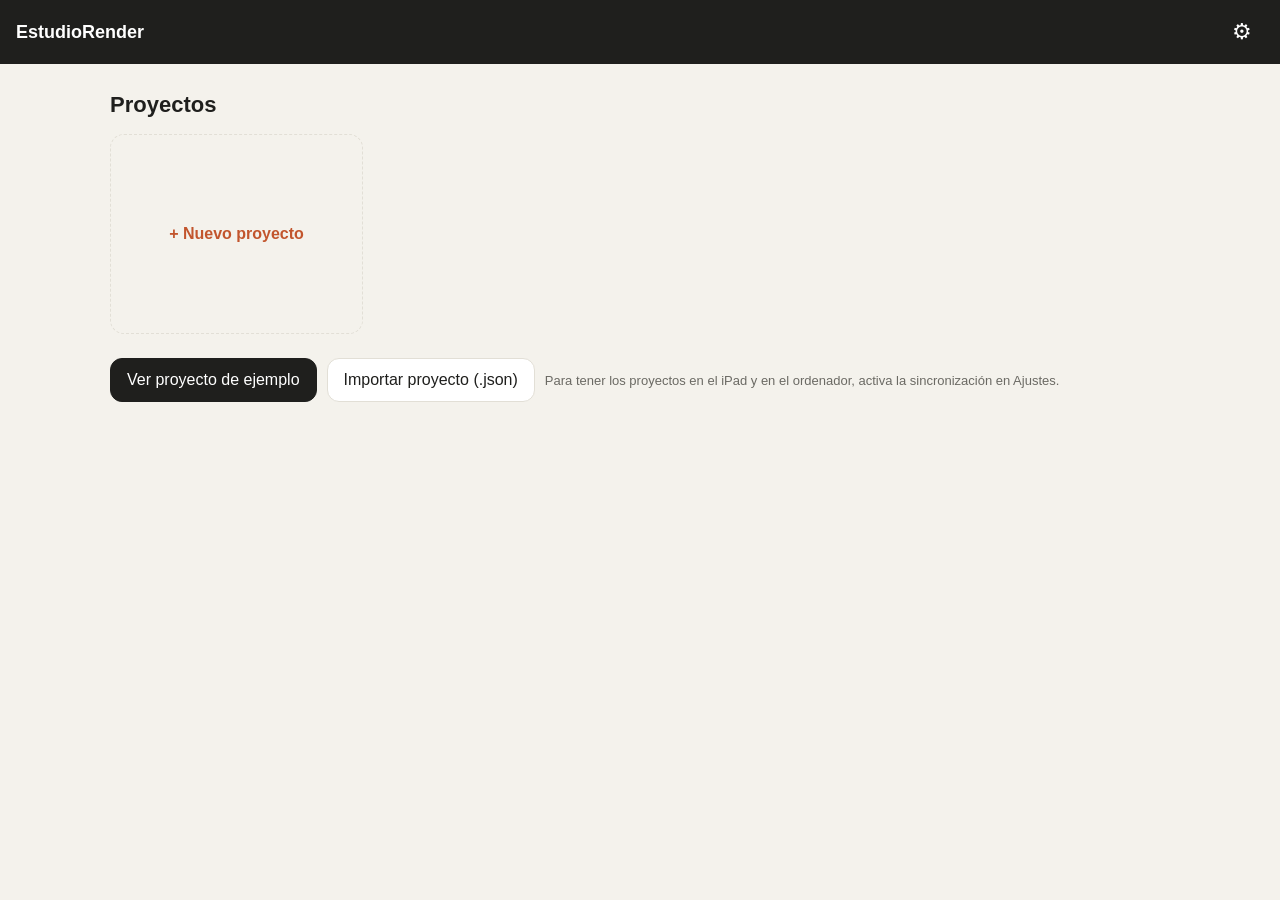
<file: index.html>
<!DOCTYPE html>
<html lang="es">
<head>
  <meta charset="utf-8">
  <meta name="viewport" content="width=device-width, initial-scale=1, viewport-fit=cover, user-scalable=no">
  <title>EstudioRender</title>
  <meta name="theme-color" content="#1f1f1d">
  <meta name="apple-mobile-web-app-capable" content="yes">
  <meta name="apple-mobile-web-app-status-bar-style" content="black-translucent">
  <meta name="apple-mobile-web-app-title" content="EstudioRender">
  <link rel="manifest" href="manifest.webmanifest">
  <link rel="icon" href="icons/icon-192.png">
  <link rel="apple-touch-icon" href="icons/icon-192.png">
  <link rel="stylesheet" href="css/app.css">
</head>
<body>
  <header class="topbar">
    <button class="icon-btn" id="btn-back" aria-label="Volver" hidden>&#8592;</button>
    <h1 id="title">EstudioRender</h1>
    <nav class="tabs" id="tabs" hidden>
      <button data-tab="ficha">Ficha</button>
      <button data-tab="plano">Plano</button>
      <button data-tab="render">Renders</button>
      <button data-tab="video">Cliente</button>
    </nav>
    <span class="save-state" id="save-state" hidden></span>
    <button class="save-btn" id="btn-save" hidden>Guardar</button>
    <button class="icon-btn" id="btn-settings" aria-label="Ajustes">&#9881;</button>
  </header>
  <main id="view"></main>
  <div id="toast" class="toast" hidden></div>
  <dialog id="dialog"></dialog>
  <script type="module" src="js/app.js"></script>
</body>
</html>
</file>
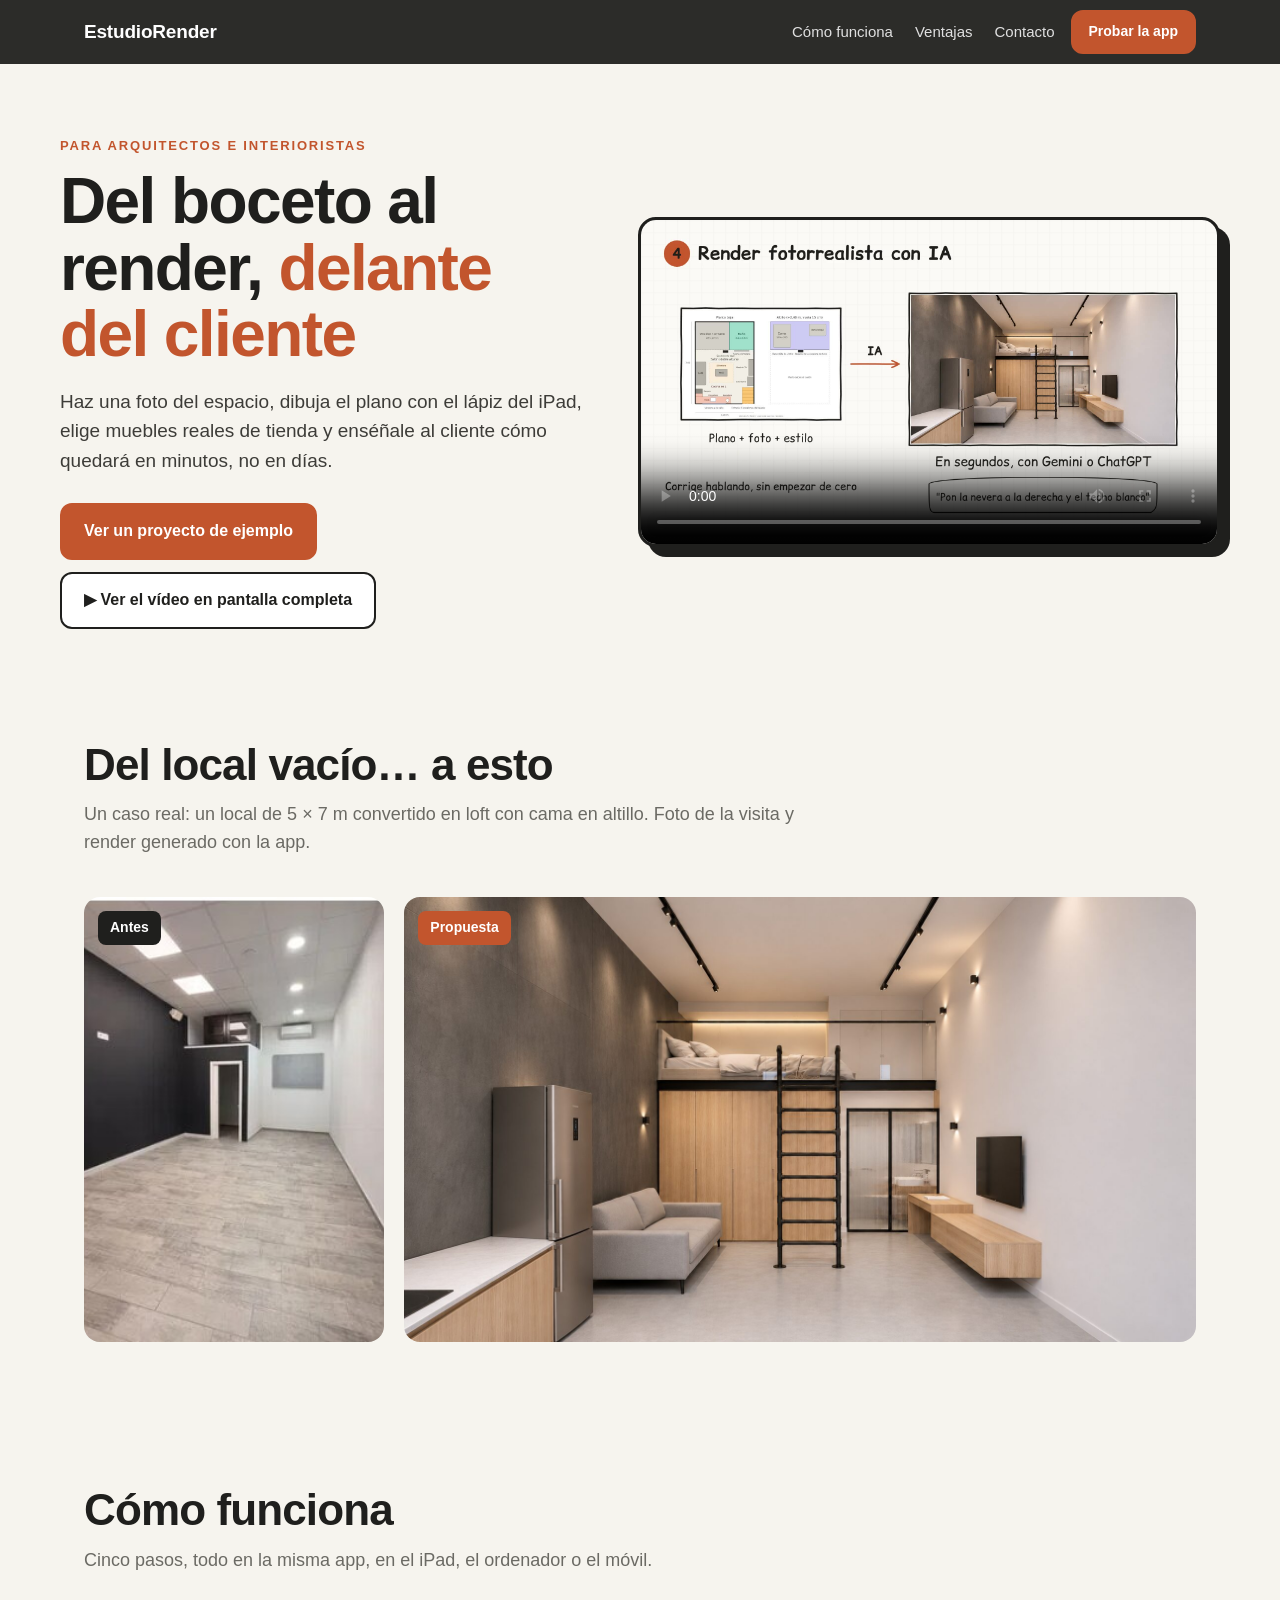
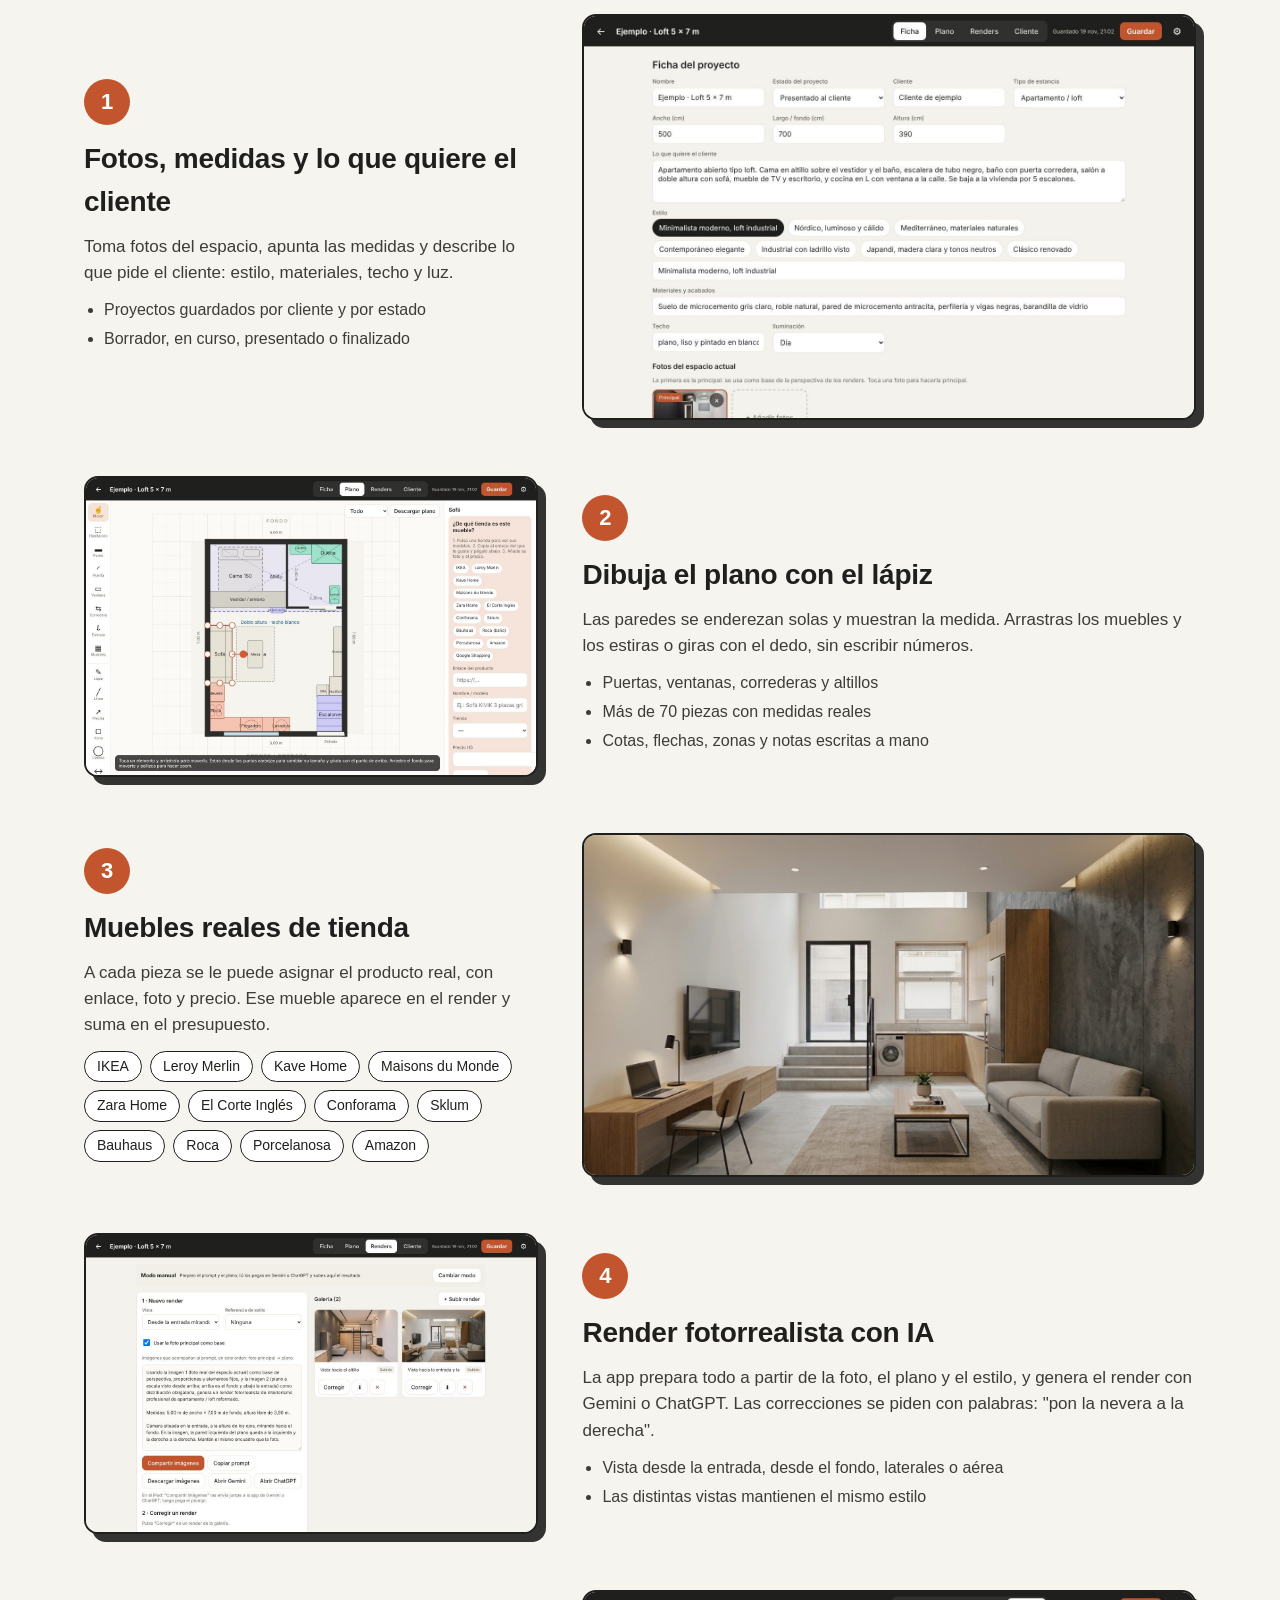
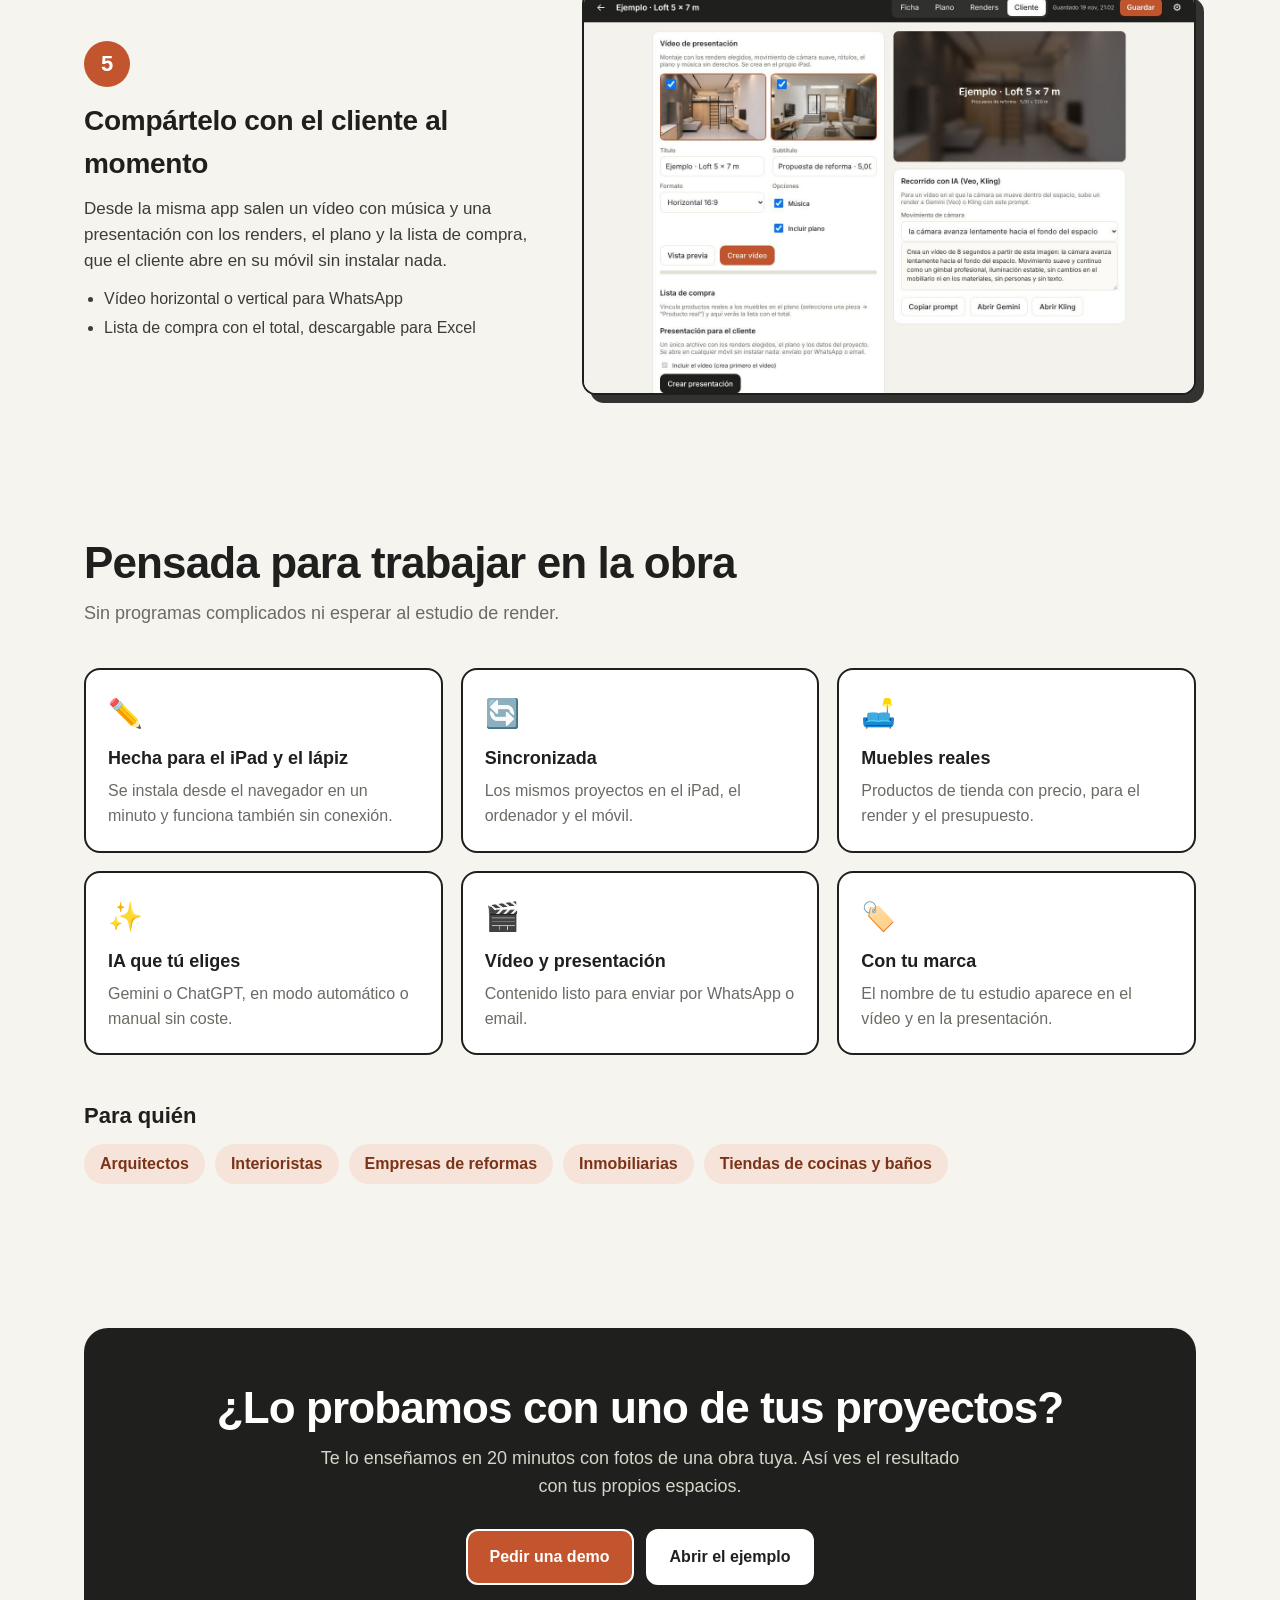
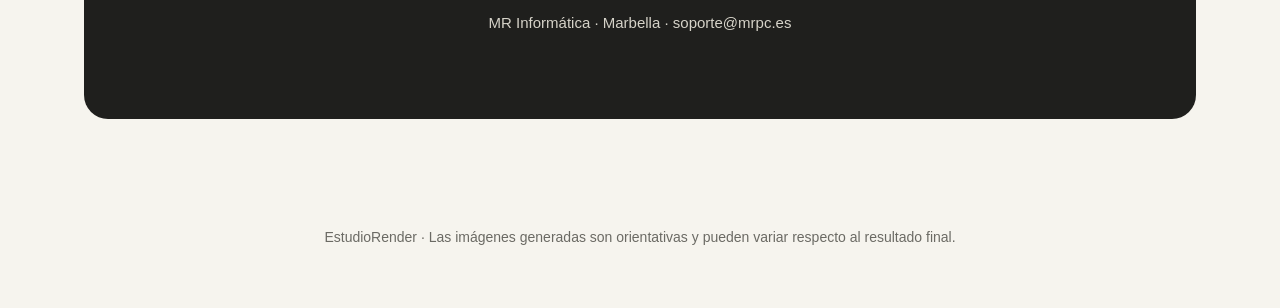
<file: demo/index.html>
<!DOCTYPE html>
<html lang="es">
<head>
<meta charset="utf-8">
<meta name="viewport" content="width=device-width, initial-scale=1">
<title>EstudioRender · Del boceto al render, delante del cliente</title>
<meta name="description" content="App para arquitectos e interioristas: plano con el lápiz, muebles reales de tienda, renders fotorrealistas con IA y presentación para el cliente en minutos.">
<meta property="og:title" content="EstudioRender · Del boceto al render, delante del cliente">
<meta property="og:description" content="Plano con el lápiz, muebles reales, renders con IA y presentación para tu cliente, en la propia obra.">
<meta property="og:image" content="render-altillo.jpg">
<link rel="icon" href="../icons/icon-192.png">
<style>
:root { --ink:#1f1f1d; --muted:#6b6a64; --paper:#f6f4ee; --line:#e2dfd6; --accent:#c2552d; --soft:#f6e3da; }
* { box-sizing: border-box; }
html { scroll-behavior: smooth; }
body { margin: 0; font-family: -apple-system, "SF Pro Text", "Segoe UI", Roboto, sans-serif; color: var(--ink); background: var(--paper); line-height: 1.55; }
a { color: inherit; }
.wrap { max-width: 1160px; margin: 0 auto; padding: 0 24px; }
header { position: sticky; top: 0; z-index: 10; background: rgba(31,31,29,.94); color: #fff; backdrop-filter: blur(6px); }
header .wrap { display: flex; align-items: center; gap: 16px; height: 64px; }
header b { font-size: 19px; letter-spacing: -.01em; }
header nav { margin-left: auto; display: flex; gap: 22px; font-size: 15px; }
header nav a { text-decoration: none; opacity: .85; }
.btn { display: inline-flex; align-items: center; justify-content: center; gap: 8px; padding: 14px 22px; border-radius: 12px; font-weight: 600; text-decoration: none; border: 2px solid var(--ink); background: #fff; color: var(--ink); font-size: 16px; }
.btn.primary { background: var(--accent); border-color: var(--accent); color: #fff; }
.btn.dark { background: var(--ink); color: #fff; }
.btn.small { padding: 9px 16px; font-size: 14px; }
.hero { padding: 72px 0 40px; }
.hero .grid { display: grid; grid-template-columns: 1fr 1.1fr; gap: 48px; align-items: center; }
.eyebrow { text-transform: uppercase; letter-spacing: .14em; font-size: 13px; color: var(--accent); font-weight: 700; }
h1 { font-size: clamp(38px, 5.2vw, 64px); line-height: 1.04; margin: 12px 0 18px; letter-spacing: -.025em; }
h1 em { font-style: normal; color: var(--accent); }
.lead { font-size: 19px; color: #3d3c38; max-width: 540px; }
.ctas { display: flex; gap: 12px; flex-wrap: wrap; margin-top: 28px; }
.video { position: relative; border-radius: 18px; overflow: hidden; border: 3px solid var(--ink); box-shadow: 10px 10px 0 var(--ink); background: #000; }
.video video { width: 100%; display: block; }
section { padding: 72px 0; }
h2 { font-size: clamp(30px, 3.6vw, 44px); margin: 0 0 12px; letter-spacing: -.02em; line-height: 1.1; }
.sub { color: var(--muted); font-size: 18px; max-width: 720px; margin: 0 0 40px; }
.ba { display: grid; grid-template-columns: .55fr 1.45fr; gap: 20px; align-items: stretch; }
.ba figure { margin: 0; position: relative; border-radius: 16px; overflow: hidden; background: #ddd; }
.ba img { width: 100%; height: 100%; object-fit: cover; display: block; }
.ba figcaption { position: absolute; left: 14px; top: 14px; background: var(--ink); color: #fff; font-weight: 700; font-size: 14px; padding: 6px 12px; border-radius: 8px; }
.ba figure.after figcaption { background: var(--accent); }
.steps { display: grid; gap: 56px; }
.step { display: grid; grid-template-columns: 1fr 1.35fr; gap: 44px; align-items: center; }
.step:nth-child(even) .txt { order: 2; }
.num { display: inline-flex; width: 46px; height: 46px; border-radius: 50%; background: var(--accent); color: #fff; font-weight: 800; font-size: 22px; align-items: center; justify-content: center; margin-bottom: 12px; }
.step h3 { font-size: 28px; margin: 0 0 10px; letter-spacing: -.01em; }
.step p { color: #3d3c38; margin: 0 0 12px; font-size: 17px; }
.step ul { margin: 0; padding-left: 20px; color: #3d3c38; }
.step li { margin: 4px 0; }
.shot { border-radius: 14px; overflow: hidden; border: 2px solid var(--ink); box-shadow: 8px 8px 0 rgba(31,31,29,.9); background: #fff; }
.shot img { width: 100%; display: block; }
.stores { display: flex; flex-wrap: wrap; gap: 8px; margin-top: 10px; }
.stores span { border: 1.5px solid var(--ink); border-radius: 999px; padding: 4px 12px; font-size: 14px; background: #fff; }
.features { display: grid; grid-template-columns: repeat(3, 1fr); gap: 18px; }
.feat { background: #fff; border: 2px solid var(--ink); border-radius: 16px; padding: 22px; }
.feat b { display: block; font-size: 18px; margin-bottom: 6px; }
.feat span { color: var(--muted); }
.feat .ic { font-size: 28px; display: block; margin-bottom: 10px; }
.who { display: flex; flex-wrap: wrap; gap: 10px; margin-top: 8px; }
.who span { background: var(--soft); color: #7a3417; padding: 8px 16px; border-radius: 999px; font-weight: 600; }
.cta { background: var(--ink); color: #fff; border-radius: 24px; padding: 56px 40px; text-align: center; }
.cta h2 { color: #fff; }
.cta p { color: #d6d3c9; font-size: 18px; margin: 0 auto 28px; max-width: 640px; }
.cta .btn { border-color: #fff; }
footer { padding: 36px 0 60px; color: var(--muted); font-size: 14px; text-align: center; }
@media (max-width: 860px) {
  header nav { display: none; }
  .hero .grid, .step, .ba { grid-template-columns: 1fr; }
  .step:nth-child(even) .txt { order: 0; }
  .features { grid-template-columns: 1fr; }
  .video { box-shadow: 6px 6px 0 var(--ink); }
  .cta { padding: 40px 22px; }
}
</style>
</head>
<body>
<header><div class="wrap">
  <b>EstudioRender</b>
  <nav><a href="#como">Cómo funciona</a><a href="#ventajas">Ventajas</a><a href="#contacto">Contacto</a></nav>
  <a class="btn primary small" href="../">Probar la app</a>
</div></header>

<div class="wrap hero">
  <div class="grid">
    <div>
      <div class="eyebrow">Para arquitectos e interioristas</div>
      <h1>Del boceto al render, <em>delante del cliente</em></h1>
      <p class="lead">Haz una foto del espacio, dibuja el plano con el lápiz del iPad, elige muebles reales de tienda y enséñale al cliente cómo quedará en minutos, no en días.</p>
      <div class="ctas">
        <a class="btn primary" href="../?ejemplo">Ver un proyecto de ejemplo</a>
        <a class="btn" href="#video" id="ver-video">▶ Ver el vídeo en pantalla completa</a>
      </div>
    </div>
    <div class="video" id="video">
      <video src="video-explicativo.mp4" poster="poster.jpg" controls playsinline preload="metadata"></video>
    </div>
  </div>
</div>

<section>
  <div class="wrap">
    <h2>Del local vacío… a esto</h2>
    <p class="sub">Un caso real: un local de 5 × 7 m convertido en loft con cama en altillo. Foto de la visita y render generado con la app.</p>
    <div class="ba">
      <figure><img src="antes.jpg" alt="Foto del local antes de la reforma"><figcaption>Antes</figcaption></figure>
      <figure class="after"><img src="render-altillo.jpg" alt="Render del loft con altillo"><figcaption>Propuesta</figcaption></figure>
    </div>
  </div>
</section>

<section id="como">
  <div class="wrap">
    <h2>Cómo funciona</h2>
    <p class="sub">Cinco pasos, todo en la misma app, en el iPad, el ordenador o el móvil.</p>
    <div class="steps">
      <div class="step">
        <div class="txt"><div class="num">1</div><h3>Fotos, medidas y lo que quiere el cliente</h3>
          <p>Toma fotos del espacio, apunta las medidas y describe lo que pide el cliente: estilo, materiales, techo y luz.</p>
          <ul><li>Proyectos guardados por cliente y por estado</li><li>Borrador, en curso, presentado o finalizado</li></ul></div>
        <div class="shot"><img src="cap-ficha.jpg" alt="Ficha del proyecto" loading="lazy"></div>
      </div>
      <div class="step">
        <div class="txt"><div class="num">2</div><h3>Dibuja el plano con el lápiz</h3>
          <p>Las paredes se enderezan solas y muestran la medida. Arrastras los muebles y los estiras o giras con el dedo, sin escribir números.</p>
          <ul><li>Puertas, ventanas, correderas y altillos</li><li>Más de 70 piezas con medidas reales</li><li>Cotas, flechas, zonas y notas escritas a mano</li></ul></div>
        <div class="shot"><img src="cap-plano.jpg" alt="Editor de plano" loading="lazy"></div>
      </div>
      <div class="step">
        <div class="txt"><div class="num">3</div><h3>Muebles reales de tienda</h3>
          <p>A cada pieza se le puede asignar el producto real, con enlace, foto y precio. Ese mueble aparece en el render y suma en el presupuesto.</p>
          <div class="stores"><span>IKEA</span><span>Leroy Merlin</span><span>Kave Home</span><span>Maisons du Monde</span><span>Zara Home</span><span>El Corte Inglés</span><span>Conforama</span><span>Sklum</span><span>Bauhaus</span><span>Roca</span><span>Porcelanosa</span><span>Amazon</span></div></div>
        <div class="shot"><img src="render-entrada.jpg" alt="Render con mobiliario" loading="lazy"></div>
      </div>
      <div class="step">
        <div class="txt"><div class="num">4</div><h3>Render fotorrealista con IA</h3>
          <p>La app prepara todo a partir de la foto, el plano y el estilo, y genera el render con Gemini o ChatGPT. Las correcciones se piden con palabras: "pon la nevera a la derecha".</p>
          <ul><li>Vista desde la entrada, desde el fondo, laterales o aérea</li><li>Las distintas vistas mantienen el mismo estilo</li></ul></div>
        <div class="shot"><img src="cap-renders.jpg" alt="Renders y galería" loading="lazy"></div>
      </div>
      <div class="step">
        <div class="txt"><div class="num">5</div><h3>Compártelo con el cliente al momento</h3>
          <p>Desde la misma app salen un vídeo con música y una presentación con los renders, el plano y la lista de compra, que el cliente abre en su móvil sin instalar nada.</p>
          <ul><li>Vídeo horizontal o vertical para WhatsApp</li><li>Lista de compra con el total, descargable para Excel</li></ul></div>
        <div class="shot"><img src="cap-cliente.jpg" alt="Vídeo y presentación para el cliente" loading="lazy"></div>
      </div>
    </div>
  </div>
</section>

<section id="ventajas">
  <div class="wrap">
    <h2>Pensada para trabajar en la obra</h2>
    <p class="sub">Sin programas complicados ni esperar al estudio de render.</p>
    <div class="features">
      <div class="feat"><span class="ic">✏️</span><b>Hecha para el iPad y el lápiz</b><span>Se instala desde el navegador en un minuto y funciona también sin conexión.</span></div>
      <div class="feat"><span class="ic">🔄</span><b>Sincronizada</b><span>Los mismos proyectos en el iPad, el ordenador y el móvil.</span></div>
      <div class="feat"><span class="ic">🛋️</span><b>Muebles reales</b><span>Productos de tienda con precio, para el render y el presupuesto.</span></div>
      <div class="feat"><span class="ic">✨</span><b>IA que tú eliges</b><span>Gemini o ChatGPT, en modo automático o manual sin coste.</span></div>
      <div class="feat"><span class="ic">🎬</span><b>Vídeo y presentación</b><span>Contenido listo para enviar por WhatsApp o email.</span></div>
      <div class="feat"><span class="ic">🏷️</span><b>Con tu marca</b><span>El nombre de tu estudio aparece en el vídeo y en la presentación.</span></div>
    </div>
    <h3 style="margin:44px 0 10px;font-size:22px">Para quién</h3>
    <div class="who"><span>Arquitectos</span><span>Interioristas</span><span>Empresas de reformas</span><span>Inmobiliarias</span><span>Tiendas de cocinas y baños</span></div>
  </div>
</section>

<section id="contacto">
  <div class="wrap">
    <div class="cta">
      <h2>¿Lo probamos con uno de tus proyectos?</h2>
      <p>Te lo enseñamos en 20 minutos con fotos de una obra tuya. Así ves el resultado con tus propios espacios.</p>
      <div class="ctas" style="justify-content:center">
        <a class="btn primary" href="mailto:soporte@mrpc.es?subject=Demo%20EstudioRender&body=Hola%2C%20me%20gustar%C3%ADa%20ver%20una%20demo%20de%20EstudioRender.">Pedir una demo</a>
        <a class="btn" href="../?ejemplo">Abrir el ejemplo</a>
      </div>
      <p style="margin-top:26px;font-size:15px">MR Informática · Marbella · soporte@mrpc.es</p>
    </div>
  </div>
</section>

<footer>EstudioRender · Las imágenes generadas son orientativas y pueden variar respecto al resultado final.</footer>
<script>
document.getElementById('ver-video').onclick = (e) => {
  const v = document.querySelector('#video video'); if (!v) return;
  const req = v.requestFullscreen || v.webkitRequestFullscreen || v.webkitEnterFullscreen;
  if (!req) return; e.preventDefault();
  try { const r = req.call(v); r && r.catch && r.catch(() => {}); } catch {}
  v.play().catch(() => {});
};
</script>
</body>
</html>
</file>
<file: css/app.css>
[hidden] { display: none !important; }
:root {
  --bg: #f4f2ec; --surface: #ffffff; --ink: #1f1f1d; --muted: #6b6a64; --line: #e2dfd6;
  --accent: #c2552d; --accent-soft: #f6e3da; --ok: #0f6e56; --radius: 14px;
  --safe-top: env(safe-area-inset-top, 0px); --safe-bottom: env(safe-area-inset-bottom, 0px);
  font-family: -apple-system, "SF Pro Text", "Segoe UI", Roboto, sans-serif;
}
* { box-sizing: border-box; -webkit-tap-highlight-color: transparent; }
html, body { margin: 0; height: 100%; background: var(--bg); color: var(--ink); }
body { display: flex; flex-direction: column; overscroll-behavior: none; }
button, input, select, textarea { font: inherit; color: inherit; }
button { cursor: pointer; }

.topbar { display: flex; align-items: center; gap: 12px; padding: calc(10px + var(--safe-top)) 16px 10px; background: var(--ink); color: #fff; }
.topbar h1 { font-size: 18px; font-weight: 600; margin: 0; white-space: nowrap; overflow: hidden; text-overflow: ellipsis; flex: 0 1 auto; min-width: 0; }
.icon-btn { background: none; border: 0; color: inherit; font-size: 22px; width: 44px; height: 44px; border-radius: 10px; }
.icon-btn:hover { background: rgba(255,255,255,.08); }
.tabs { display: flex; gap: 4px; margin-left: auto; background: rgba(255,255,255,.08); padding: 4px; border-radius: 12px; }
.tabs button { border: 0; background: none; color: #ddd; padding: 8px 16px; border-radius: 9px; font-weight: 500; min-height: 40px; }
.tabs button.active { background: #fff; color: var(--ink); }
#btn-settings { margin-left: auto; }
.tabs:not([hidden]) + #btn-settings { margin-left: 0; }

main { flex: 1; min-height: 0; overflow: auto; }
.page { max-width: 1100px; margin: 0 auto; padding: 20px 20px calc(40px + var(--safe-bottom)); }
h2 { font-size: 22px; font-weight: 600; margin: 8px 0 16px; }
h3 { font-size: 16px; font-weight: 600; margin: 20px 0 10px; }
.muted { color: var(--muted); }
.small { font-size: 13px; }

.btn { display: inline-flex; align-items: center; justify-content: center; gap: 8px; border: 1px solid var(--line); background: var(--surface); padding: 10px 16px; border-radius: 12px; min-height: 44px; font-weight: 500; }
.btn:hover { border-color: #c9c5b9; }
.btn.primary { background: var(--accent); border-color: var(--accent); color: #fff; }
.btn.dark { background: var(--ink); border-color: var(--ink); color: #fff; }
.btn.danger { color: #a32d2d; }
.btn:disabled { opacity: .5; cursor: default; }
.row { display: flex; gap: 10px; flex-wrap: wrap; align-items: center; }

.cards { display: grid; grid-template-columns: repeat(auto-fill, minmax(240px, 1fr)); gap: 16px; }
.card { background: var(--surface); border: 1px solid var(--line); border-radius: var(--radius); overflow: hidden; display: flex; flex-direction: column; }
.card .thumb { aspect-ratio: 16/10; background: #e9e6dd center/cover no-repeat; display: flex; align-items: center; justify-content: center; color: var(--muted); font-size: 13px; }
.card .body { padding: 12px 14px; }
.card .body b { display: block; font-size: 16px; }
.card.new { align-items: center; justify-content: center; min-height: 200px; border-style: dashed; color: var(--accent); font-weight: 600; background: transparent; }

.form { display: grid; grid-template-columns: repeat(auto-fit, minmax(220px, 1fr)); gap: 14px 18px; }
.field { display: flex; flex-direction: column; gap: 6px; }
.field.full { grid-column: 1 / -1; }
.field label { font-size: 13px; color: var(--muted); font-weight: 500; }
.field input, .field select, .field textarea { border: 1px solid var(--line); background: var(--surface); border-radius: 10px; padding: 11px 12px; min-height: 44px; }
.field textarea { min-height: 96px; resize: vertical; }
.chips { display: flex; flex-wrap: wrap; gap: 8px; }
.chip { border: 1px solid var(--line); background: var(--surface); border-radius: 999px; padding: 8px 14px; min-height: 40px; }
.chip.on { background: var(--ink); color: #fff; border-color: var(--ink); }

.photos { display: grid; grid-template-columns: repeat(auto-fill, minmax(150px, 1fr)); gap: 10px; }
.photo { position: relative; aspect-ratio: 4/3; border-radius: 12px; background: #ddd center/cover; overflow: hidden; border: 2px solid transparent; }
.photo.main { border-color: var(--accent); }
.photo .tag { position: absolute; left: 6px; top: 6px; background: var(--accent); color: #fff; font-size: 11px; padding: 3px 7px; border-radius: 6px; }
.photo .x { position: absolute; right: 6px; top: 6px; width: 32px; height: 32px; border-radius: 50%; border: 0; background: rgba(0,0,0,.55); color: #fff; }
.addphoto { aspect-ratio: 4/3; border: 2px dashed #c9c5b9; border-radius: 12px; display: flex; align-items: center; justify-content: center; color: var(--muted); background: transparent; }

/* Editor de plano */
.editor { display: grid; grid-template-columns: 76px 1fr 280px; height: 100%; }
.toolbar { background: var(--surface); border-right: 1px solid var(--line); display: flex; flex-direction: column; gap: 4px; padding: 8px 6px; overflow-y: auto; }
.tool { border: 0; background: none; border-radius: 12px; padding: 8px 4px; display: flex; flex-direction: column; align-items: center; gap: 2px; font-size: 11px; color: var(--muted); min-height: 56px; }
.tool .ic { font-size: 22px; line-height: 1; color: var(--ink); }
.tool.active { background: var(--accent-soft); color: var(--accent); }
.tool.active .ic { color: var(--accent); }
.toolbar hr { border: 0; border-top: 1px solid var(--line); width: 100%; margin: 4px 0; }
.canvas-wrap { position: relative; min-width: 0; min-height: 0; }
.plan-svg { width: 100%; height: 100%; display: block; touch-action: none; background: #fbfaf7; user-select: none; -webkit-user-select: none; }
.plan-svg[data-tool="ink"] { cursor: crosshair; }
.plan-svg[data-tool="wall"] { cursor: crosshair; }
.canvas-hint { position: absolute; left: 12px; bottom: 12px; background: rgba(31,31,29,.82); color: #fff; padding: 8px 12px; border-radius: 10px; font-size: 13px; pointer-events: none; max-width: calc(100% - 24px); }
.canvas-actions { position: absolute; right: 12px; top: 12px; display: flex; gap: 6px; }
.canvas-actions .btn { min-height: 40px; padding: 6px 12px; }
.side { background: var(--surface); border-left: 1px solid var(--line); overflow-y: auto; padding: 14px; }
.side h3 { margin-top: 4px; }
.catalog { display: grid; grid-template-columns: 1fr 1fr; gap: 6px; }
.catalog button { border: 1px solid var(--line); background: #fbfaf7; border-radius: 10px; padding: 8px 6px; font-size: 12.5px; min-height: 40px; text-align: left; }
.catalog button.on { border-color: var(--accent); background: var(--accent-soft); }
.catalog .cat { grid-column: 1 / -1; font-size: 11px; text-transform: uppercase; letter-spacing: .06em; color: var(--muted); margin-top: 8px; }
.inspector .field { margin-bottom: 10px; }
.swatches { display: flex; gap: 8px; }
.swatch { width: 32px; height: 32px; border-radius: 50%; border: 3px solid #fff; box-shadow: 0 0 0 1px var(--line); }
.swatch.on { box-shadow: 0 0 0 2px var(--ink); }

/* Renders */
.split { display: grid; grid-template-columns: minmax(0, 1fr) minmax(0, 1fr); gap: 20px; }
.panel { background: var(--surface); border: 1px solid var(--line); border-radius: var(--radius); padding: 16px; }
.prompt-box { width: 100%; min-height: 260px; border: 1px solid var(--line); border-radius: 10px; padding: 12px; font-size: 13.5px; line-height: 1.5; background: #fbfaf7; resize: vertical; }
.gallery { display: grid; grid-template-columns: repeat(auto-fill, minmax(220px, 1fr)); gap: 12px; }
.render-card { background: var(--surface); border: 1px solid var(--line); border-radius: 12px; overflow: hidden; }
.render-card img { width: 100%; display: block; aspect-ratio: 16/10; object-fit: cover; cursor: zoom-in; background: #eee; }
.render-card .meta { padding: 8px 10px; display: flex; gap: 6px; align-items: center; flex-wrap: wrap; }
.render-card .meta input { flex: 1; min-width: 0; border: 1px solid transparent; border-radius: 8px; padding: 6px; background: none; font-size: 13px; }
.render-card .meta input:focus { border-color: var(--line); background: #fbfaf7; }
.render-card.sel { outline: 3px solid var(--accent); }
.badge { font-size: 11px; padding: 3px 8px; border-radius: 6px; background: #eef4ef; color: var(--ok); }
.badge.manual { background: #f1efe8; color: #5f5e5a; }
.mode-banner { padding: 12px 14px; border-radius: 12px; background: #f1efe8; margin-bottom: 16px; display: flex; gap: 12px; align-items: center; flex-wrap: wrap; }
.mode-banner.auto { background: #e7f3ee; }
.spinner { width: 18px; height: 18px; border: 3px solid rgba(255,255,255,.4); border-top-color: #fff; border-radius: 50%; animation: spin .8s linear infinite; }
.btn:not(.primary):not(.dark) .spinner { border-color: #ddd; border-top-color: var(--accent); }
@keyframes spin { to { transform: rotate(360deg); } }

/* Vídeo */
.video-stage { width: 100%; background: #000; border-radius: 12px; display: block; }
.video-stage.vertical { max-width: 360px; margin: 0 auto; }
.progress { height: 8px; background: var(--line); border-radius: 4px; overflow: hidden; }
.progress > div { height: 100%; background: var(--accent); width: 0; transition: width .2s; }
.checklist { display: grid; grid-template-columns: repeat(auto-fill, minmax(160px, 1fr)); gap: 10px; }
.checklist label { position: relative; display: block; border-radius: 10px; overflow: hidden; border: 2px solid transparent; }
.checklist label.on { border-color: var(--accent); }
.checklist img { width: 100%; aspect-ratio: 16/10; object-fit: cover; display: block; }
.checklist input { position: absolute; left: 8px; top: 8px; width: 22px; height: 22px; }

.toast { position: fixed; left: 50%; bottom: calc(24px + var(--safe-bottom)); transform: translateX(-50%); background: var(--ink); color: #fff; padding: 12px 18px; border-radius: 12px; z-index: 50; max-width: 90vw; box-shadow: 0 6px 24px rgba(0,0,0,.2); }
dialog { border: 0; border-radius: 16px; padding: 0; max-width: min(640px, 94vw); width: 100%; box-shadow: 0 20px 60px rgba(0,0,0,.3); }
dialog::backdrop { background: rgba(0,0,0,.45); }
dialog .dlg { padding: 20px; }
dialog .dlg h3 { margin-top: 0; }
dialog.viewer { max-width: 96vw; background: #000; }
dialog.viewer img { max-width: 96vw; max-height: 86vh; display: block; }

@media (max-width: 980px) {
  .editor { grid-template-columns: 64px 1fr; grid-template-rows: 1fr auto; }
  .side { grid-column: 1 / -1; border-left: 0; border-top: 1px solid var(--line); max-height: 38vh; }
  .split { grid-template-columns: 1fr; }
  .tabs button { padding: 8px 10px; }
}
@media (max-width: 600px) {
  .topbar h1 { display: none; }
  .tabs { margin-left: 0; }
}
a.btn { text-decoration: none; color: inherit; }
a.btn.dark, a.btn.primary { color: #fff; }
.field label:has(input[type=checkbox]) { display: flex; align-items: center; gap: 8px; font-size: 14px; color: var(--ink); min-height: 36px; }
.field label input[type=checkbox] { width: 20px; height: 20px; }

.save-state { font-size: 12.5px; color: #c9c7bf; white-space: nowrap; }
.save-state.dirty { color: #f0c27a; }
.save-btn { border: 0; background: var(--accent); color: #fff; font-weight: 600; padding: 8px 16px; border-radius: 10px; min-height: 40px; }
.tabs:not([hidden]) ~ #btn-settings { margin-left: 0; }
.status { display: inline-block; font-size: 11px; font-weight: 600; padding: 3px 8px; border-radius: 6px; margin-bottom: 4px; }
.status.borrador { background: #f1efe8; color: #5f5e5a; }
.status.curso { background: #faeeda; color: #854f0b; }
.status.presentado { background: #e6f1fb; color: #185fa5; }
.status.finalizado { background: #e1f5ee; color: #0f6e56; }
.filters { display: flex; gap: 8px; flex-wrap: wrap; margin-bottom: 16px; }
@media (max-width: 760px) { .save-state { display: none; } }

.product-box { border-top: 1px solid var(--line); margin-top: 16px; padding-top: 4px; }
.stores { display: flex; flex-wrap: wrap; gap: 6px; margin-bottom: 12px; }
.stores .chip { min-height: 32px; padding: 5px 10px; font-size: 12.5px; text-decoration: none; color: inherit; }
.product-card { display: flex; gap: 10px; align-items: flex-start; margin-bottom: 8px; }
.product-card img, .product-card .noimg { width: 72px; height: 72px; object-fit: cover; border-radius: 10px; background: #eee; flex: none; display: flex; align-items: center; justify-content: center; font-size: 11px; color: var(--muted); }
.product-card b { display: block; }
.product-card span, .product-card a { display: block; margin-top: 2px; }
.shop-list { width: 100%; border-collapse: collapse; font-size: 14px; }
.shop-list td, .shop-list th { padding: 8px 6px; border-bottom: 1px solid var(--line); text-align: left; }
.shop-list img { width: 44px; height: 44px; object-fit: cover; border-radius: 8px; display: block; }
.shop-list .num { text-align: right; white-space: nowrap; }

.product-box.top { border-top: 0; margin-top: 0; padding: 10px 12px 12px; background: var(--accent-soft); border-radius: 12px; margin-bottom: 14px; }
.product-box.top h3 { margin-top: 2px; }
.present-overlay{position:fixed;inset:0;z-index:1000;background:#000;display:flex;align-items:center;justify-content:center}
.present-overlay iframe{position:absolute;inset:0;width:100%;height:100%;border:0;background:#000}
.present-loading{color:#fff;display:flex;gap:10px;align-items:center;font-size:17px}
/* vídeos del proyecto */
.videos { display: grid; grid-template-columns: repeat(auto-fill, minmax(240px, 1fr)); gap: 12px; }
.videos .addphoto { aspect-ratio: auto; min-height: 150px; }
.vcard { position: relative; background: #fff; border-radius: 12px; overflow: hidden; border: 2px solid transparent; }
.vcard.final { border-color: var(--accent); }
.vcard video { width: 100%; aspect-ratio: 16/9; object-fit: cover; background: #111; display: block; }
.vcard .tag { position: absolute; left: 6px; top: 6px; background: var(--accent); color: #fff; font-size: 11px; padding: 3px 7px; border-radius: 6px; }
.vcard .x { position: absolute; right: 6px; top: 6px; width: 32px; height: 32px; border-radius: 50%; border: 0; background: rgba(0,0,0,.55); color: #fff; }
.vcard .vmeta { padding: 8px 10px 10px; }
.vcard .vmeta input { width: 100%; border: 0; border-bottom: 1px solid #e3e0d6; font: inherit; font-weight: 600; padding: 4px 0; background: transparent; }
.vcard .vmeta small { display: block; color: var(--muted); font-size: 12px; margin: 4px 0 8px; }
.vcard .small-btn { padding: 6px 10px; font-size: 13px; min-height: 0; }
.small-cards { grid-template-columns: repeat(auto-fill, minmax(190px, 1fr)); }
</file>
